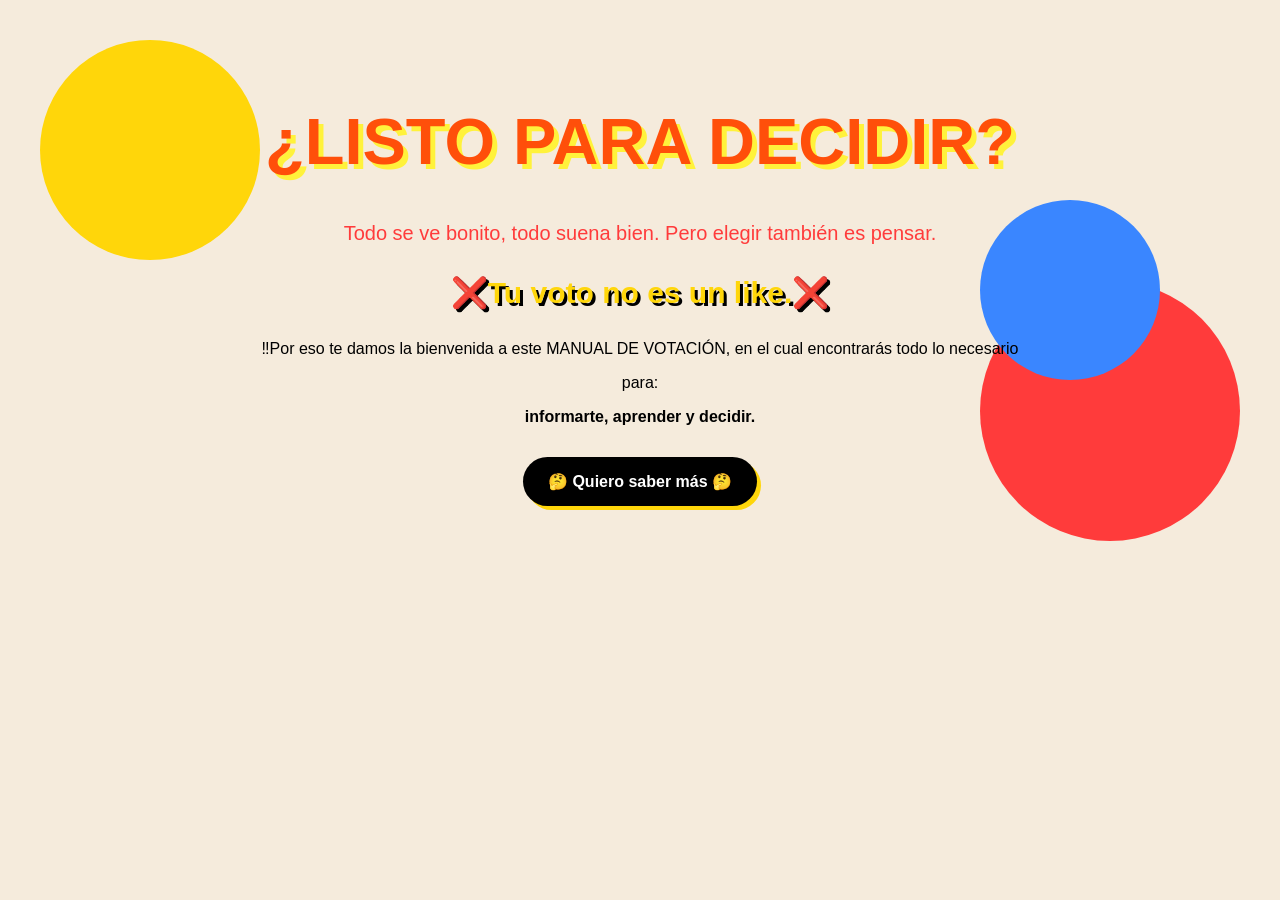
<file: index.html>
<!DOCTYPE html>
<html lang="es">
<head>
    <meta charset="UTF-8">
    <meta name="viewport" content="width=device-width, initial-scale=1.0">
    <title>Decidir Colombia</title>
    <link rel="stylesheet" href="estilos.css">
</head>

<body class="inicio">

    <!-- FORMAS -->
    <div class="forma forma1"></div>
    <div class="forma forma2"></div>
    <div class="forma forma3"></div>

    <div class="contenedor">

        <h1 class="titulo">¿LISTO PARA DECIDIR?</h1>

        <p class="subtitulo">
            Todo se ve bonito, todo suena bien.  
            Pero elegir también es pensar.
        </p>

        <p class="pregunta">
            ❌Tu voto no es un like.❌
        </p>

         <p class="palabra">
            ‼️Por eso te damos la bienvenida a este MANUAL DE VOTACIÓN, en el cual encontrarás todo lo necesario
        </p>
        para:
        <p class="importante">
         informarte, aprender y decidir. </p>

        <div>
            <a href="escena2.html" class="boton">🤔 Quiero saber más 🤔 </a>
        </div>

    </div>

</body>
</html>
</file>
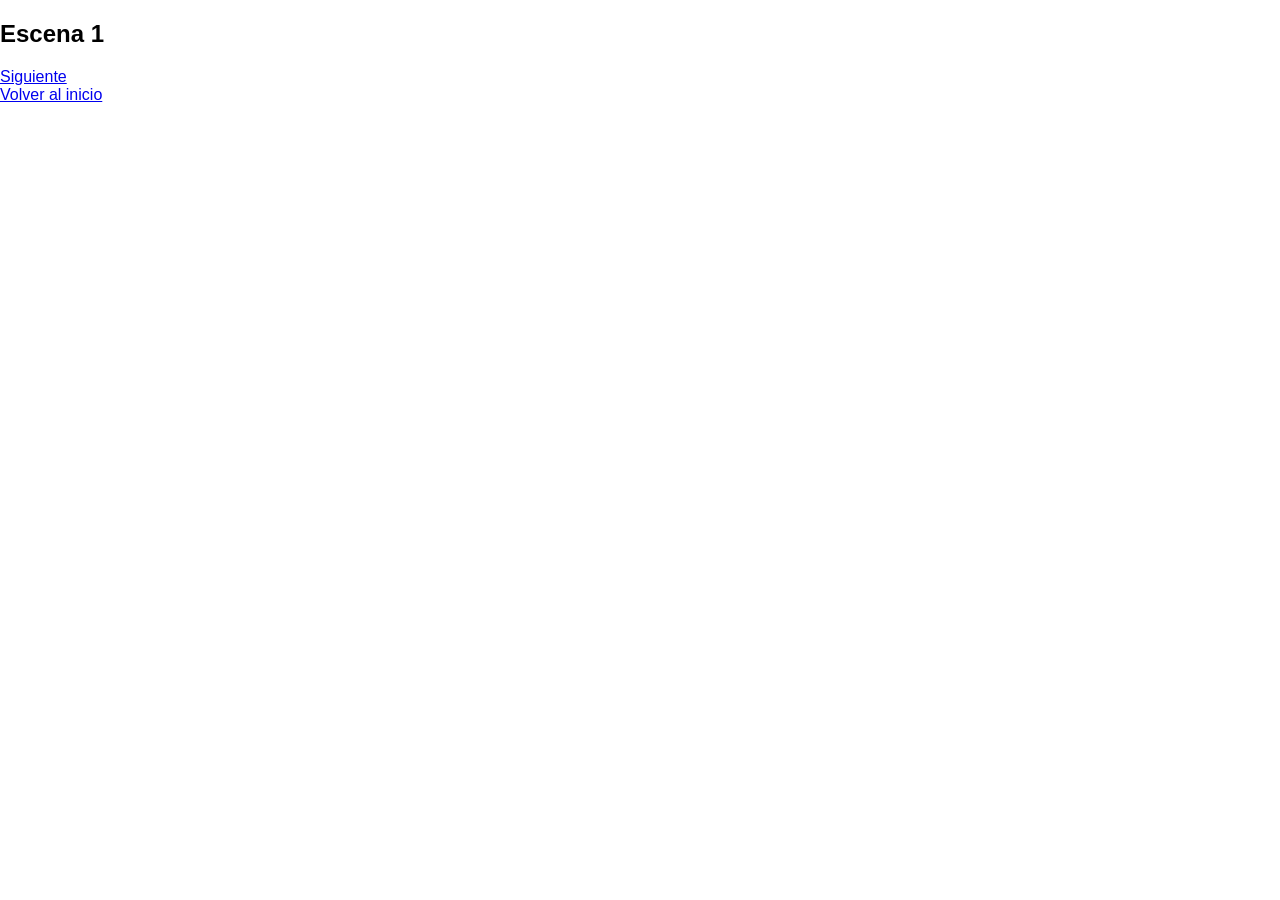
<file: escena1.html>
<!DOCTYPE html>
<html lang="es">
<head>
    <meta charset="UTF-8">
    <title>Escena 1</title>
    <link rel="stylesheet" href="estilos.css">
</head>
<body>

    <h2>Escena 1</h2>

    <a href="escena2.html">Siguiente</a>
    <br>
    <a href="index.html">Volver al inicio</a>

</body>
</html>
</file>
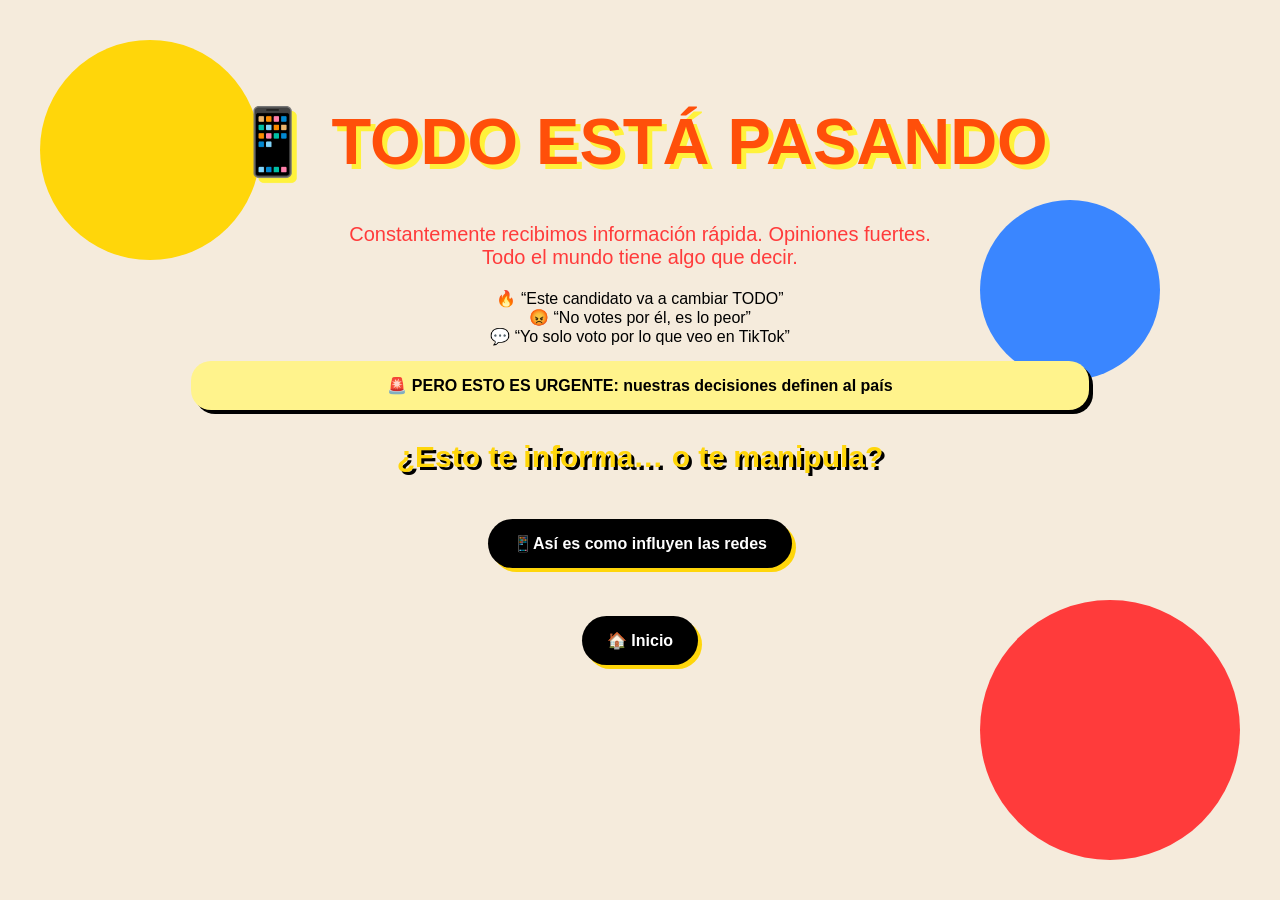
<file: escena2.html>
<!DOCTYPE html>
<html lang="es">
<head>
    <meta charset="UTF-8">
    <title>Redes</title>
    <link rel="stylesheet" href="estilos.css">
</head>

<body class="redes">

    <!-- FORMAS -->
    <div class="forma forma1"></div>
    <div class="forma forma2"></div>
    <div class="forma forma3"></div>

    <div class="contenedor">

        <h1 class="titulo">📱 TODO ESTÁ PASANDO</h1>

        <p class="subtitulo">
            Constantemente recibimos información rápida. Opiniones fuertes. Todo el mundo tiene algo que decir.
        </p>

        <!-- POSTS -->
        <div class="frases">🔥 “Este candidato va a cambiar TODO”</div>
        <div class="frases">😡 “No votes por él, es lo peor”</div>
        <div class="frases">💬 “Yo solo voto por lo que veo en TikTok”</div>
        <div class="post">🚨 PERO ESTO ES URGENTE: nuestras decisiones definen al país</div>

        <p class="pregunta">
            ¿Esto te informa… o te manipula?
        </p>

        <!-- DECISIONES -->
        <div class="botones">
            <a href="escena3.html" class="boton">📱Así es como influyen las redes</a>

        <br><br>

        <a href="index.html" class="boton">🏠 Inicio</a>

    </div>

</body>
</html>
</file>
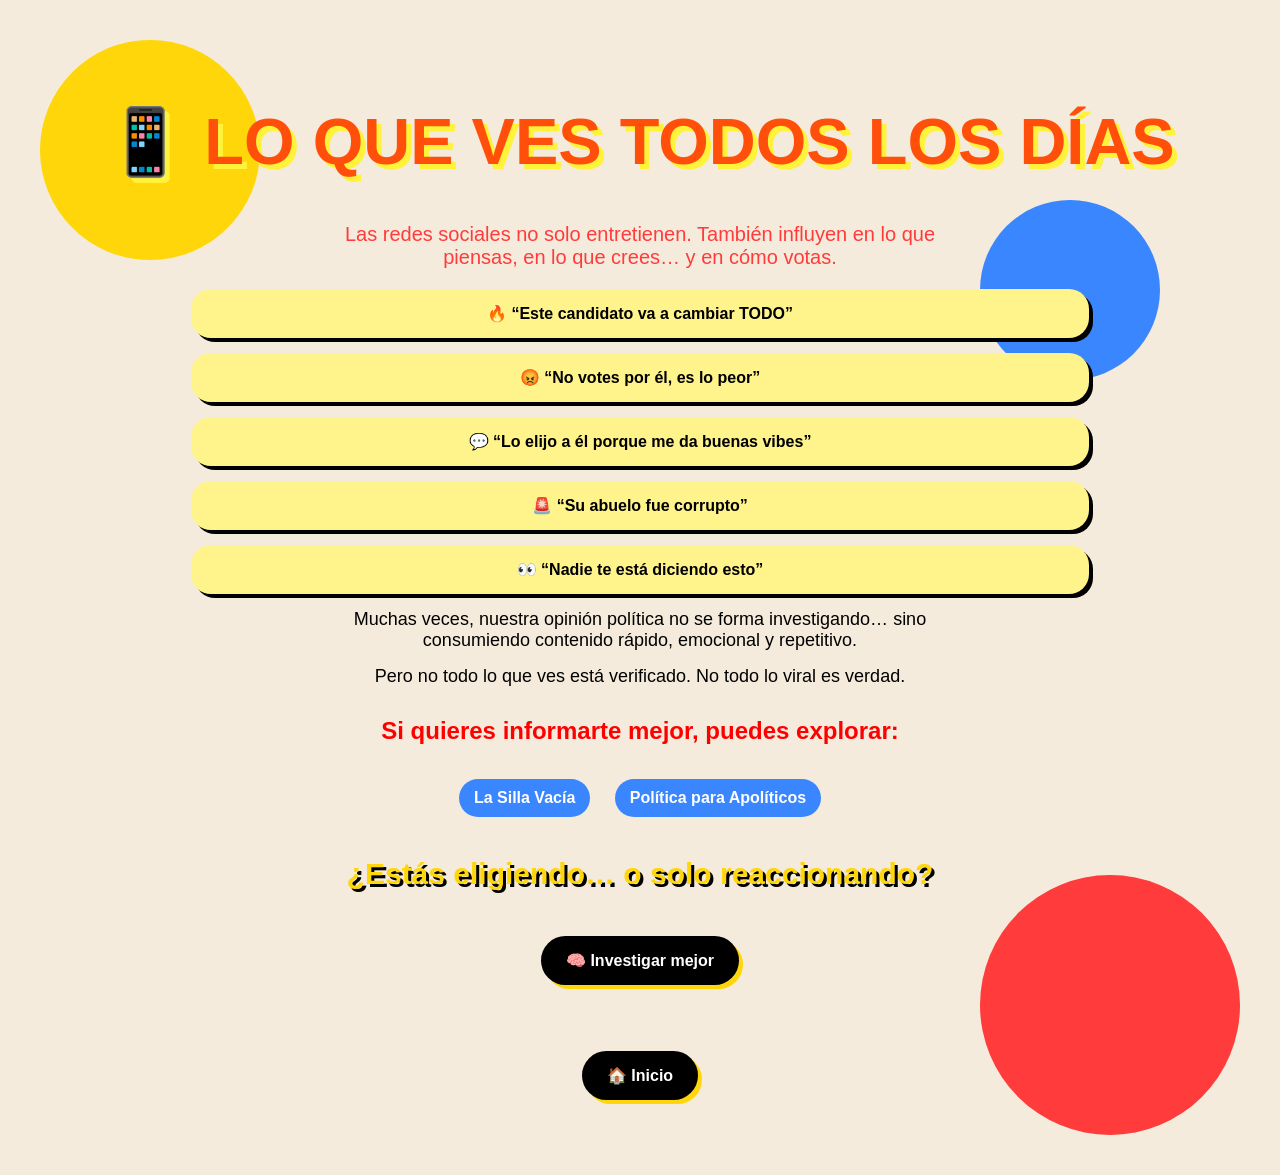
<file: escena3.html>
<!DOCTYPE html>
<html lang="es">
<head>
    <meta charset="UTF-8">
    <title>Redes</title>
    <link rel="stylesheet" href="estilos.css">
</head>

<body class="redes2">

    <!-- FORMAS -->
    <div class="forma forma1"></div>
    <div class="forma forma2"></div>
    <div class="forma forma3"></div>

    <div class="contenedor">

        <h1 class="titulo">📱 LO QUE VES TODOS LOS DÍAS</h1>

        <p class="subtitulo">
            Las redes sociales no solo entretienen. También influyen en lo que piensas, en lo que crees… y en cómo votas.
        </p>

        <!-- FEED -->
        <div class="feed">

            <div class="post p1">🔥 “Este candidato va a cambiar TODO”</div>
            <div class="post p2">😡 “No votes por él, es lo peor”</div>
            <div class="post p3">💬 “Lo elijo a él porque me da buenas vibes”</div>
            <div class="post p4">🚨 “Su abuelo fue corrupto”</div>
            <div class="post p5">👀 “Nadie te está diciendo esto”</div>

        </div>

        <!-- TEXTO REFLEXIVO -->
        <p class="texto">
            Muchas veces, nuestra opinión política no se forma investigando…  
            sino consumiendo contenido rápido, emocional y repetitivo.
        </p>

        <p class="texto">
            Pero no todo lo que ves está verificado.  
            No todo lo viral es verdad.
        </p>

        <!-- RECOMENDACIONES -->
        <p class="recomendacion">
            Si quieres informarte mejor, puedes explorar:
        </p>

        <div class="fuentes">
            <a href="https://lasillavacia.com" target="_blank" class="fuente">La Silla Vacía</a>
            <a href="https://www.tiktok.com/@politica.apoliticos" target="_blank" class="fuente">Política para Apolíticos</a>
        </div>

        <!-- FRASE CLAVE -->
        <p class="pregunta">
            ¿Estás eligiendo… o solo reaccionando?
        </p>

        <!-- DECISIONES -->
        <div>
            <a href="escena4.html" class="boton">🧠 Investigar mejor</a>
        </div>

        <br><br>

        <a href="index.html" class="boton">🏠 Inicio</a>

    </div>

</body>
</html>
</file>
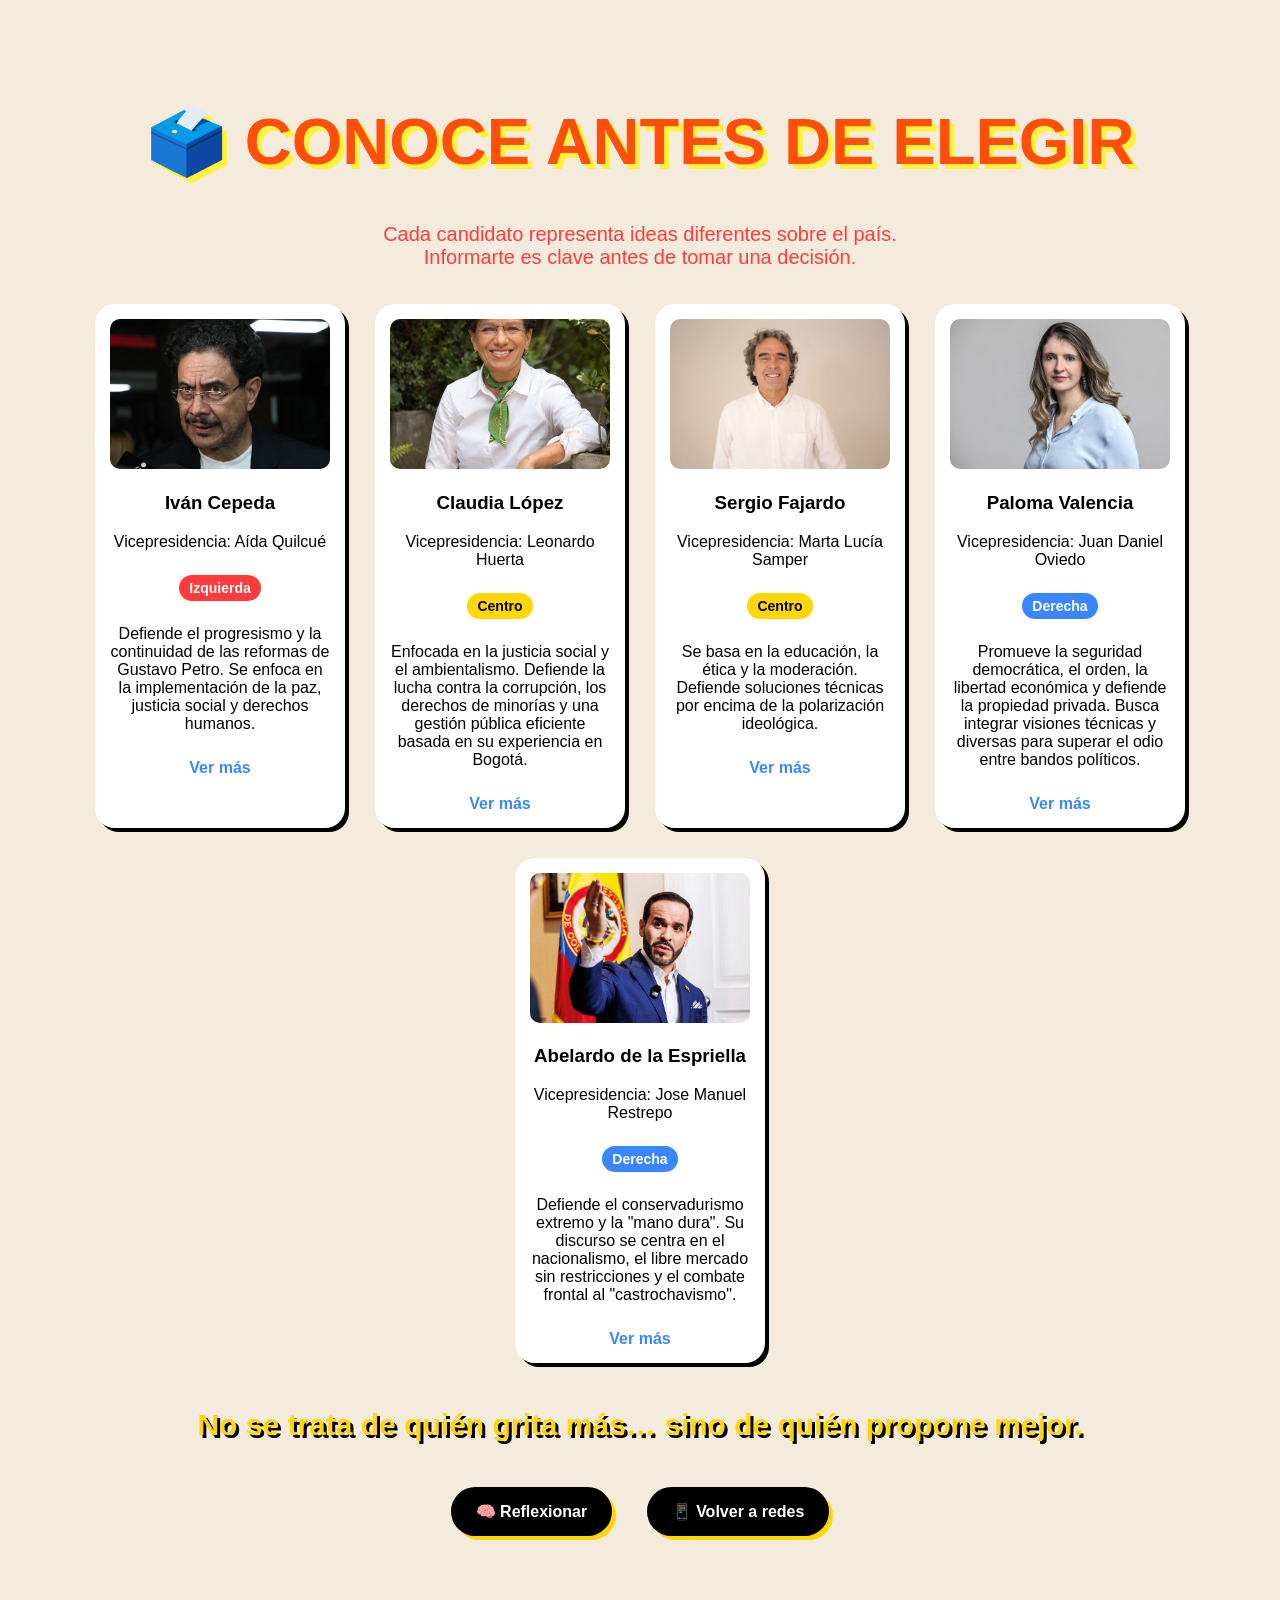
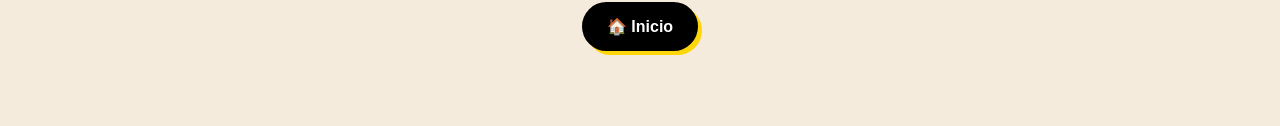
<file: escena4.html>
<!DOCTYPE html>
<html lang="es">
<head>
    <meta charset="UTF-8">
    <title>Candidatos</title>
    <link rel="stylesheet" href="estilos.css">
</head>

<body class="candidatos">

    <div class="contenedor">

        <h1 class="titulo">🗳️ CONOCE ANTES DE ELEGIR</h1>

        <p class="subtitulo">
            Cada candidato representa ideas diferentes sobre el país.  
            Informarte es clave antes de tomar una decisión.
        </p>

        <div class="grid">

            <!-- CEPEDA -->
            <div class="card">
                <img src="img/cepeda.jpg">
                <h3>Iván Cepeda</h3>
                <p>Vicepresidencia: Aída Quilcué</p>
                 <span class="etiqueta izquierda">Izquierda</span>
                <p>Defiende el progresismo y la continuidad de las reformas de Gustavo Petro. Se enfoca en la implementación de la paz, justicia social y derechos humanos.</p>
                <a href="https://ivancepedacastro.com/" target="_blank">Ver más</a>
            </div>

            <!-- CLAUDIA -->
            <div class="card">
                <img src="img/claudialopez.jpg">
                <h3>Claudia López</h3>
                <p>Vicepresidencia: Leonardo Huerta</p>
                 <span class="etiqueta centro">Centro</span>
                <p>Enfocada en la justicia social y el ambientalismo. Defiende la lucha contra la corrupción, los derechos de minorías y una gestión pública eficiente basada en su experiencia en Bogotá.</p>
                <a href="https://claudia-lopez.com/" target="_blank">Ver más</a>
            </div>

            <!-- FAJARDO -->
            <div class="card">
                <img src="img/fajardo.jpg">
                <h3>Sergio Fajardo</h3>
                <p>Vicepresidencia: Marta Lucía Samper</p>
                 <span class="etiqueta centro">Centro</span>
                <p> Se basa en la educación, la ética y la moderación. Defiende soluciones técnicas por encima de la polarización ideológica.</p>
                <a href="https://www.sergiofajardo.co" target="_blank">Ver más</a>
            </div>

            <!-- VALENCIA -->
            <div class="card">
                <img src="img/paloma.jpg">
                <h3>Paloma Valencia</h3>
                <p>Vicepresidencia: Juan Daniel Oviedo</p>
                 <span class="etiqueta derecha">Derecha</span>
                <p> Promueve la seguridad democrática, el orden, la libertad económica y defiende la propiedad privada. Busca integrar visiones técnicas y diversas para superar el odio entre bandos políticos.</p>
                <a href="https://www.palomavalencia.com" target="_blank">Ver más</a>
            </div>

            <!-- ESPRIELLA -->
            <div class="card">
                <img src="img/abelardo.jpg">
                <h3>Abelardo de la Espriella</h3>
                <p>Vicepresidencia: Jose Manuel Restrepo</p>
                 <span class="etiqueta derecha">Derecha</span>
                <p> Defiende el conservadurismo extremo y la "mano dura". Su discurso se centra en el nacionalismo, el libre mercado sin restricciones y el combate frontal al "castrochavismo".</p>
                <a href="https://defensoresdelapatria.com/" target="_blank">Ver más</a>
            </div>

        </div>

        <p class="pregunta">
            No se trata de quién grita más… sino de quién propone mejor.
        </p>

        <div>
            <a href="escena5.html" class="boton">🧠 Reflexionar</a>
            <a href="escena3.html" class="boton">📱 Volver a redes</a>
        </div>

        <br><br>
        <a href="index.html" class="boton">🏠 Inicio</a>

    </div>

</body>
</html>
</file>
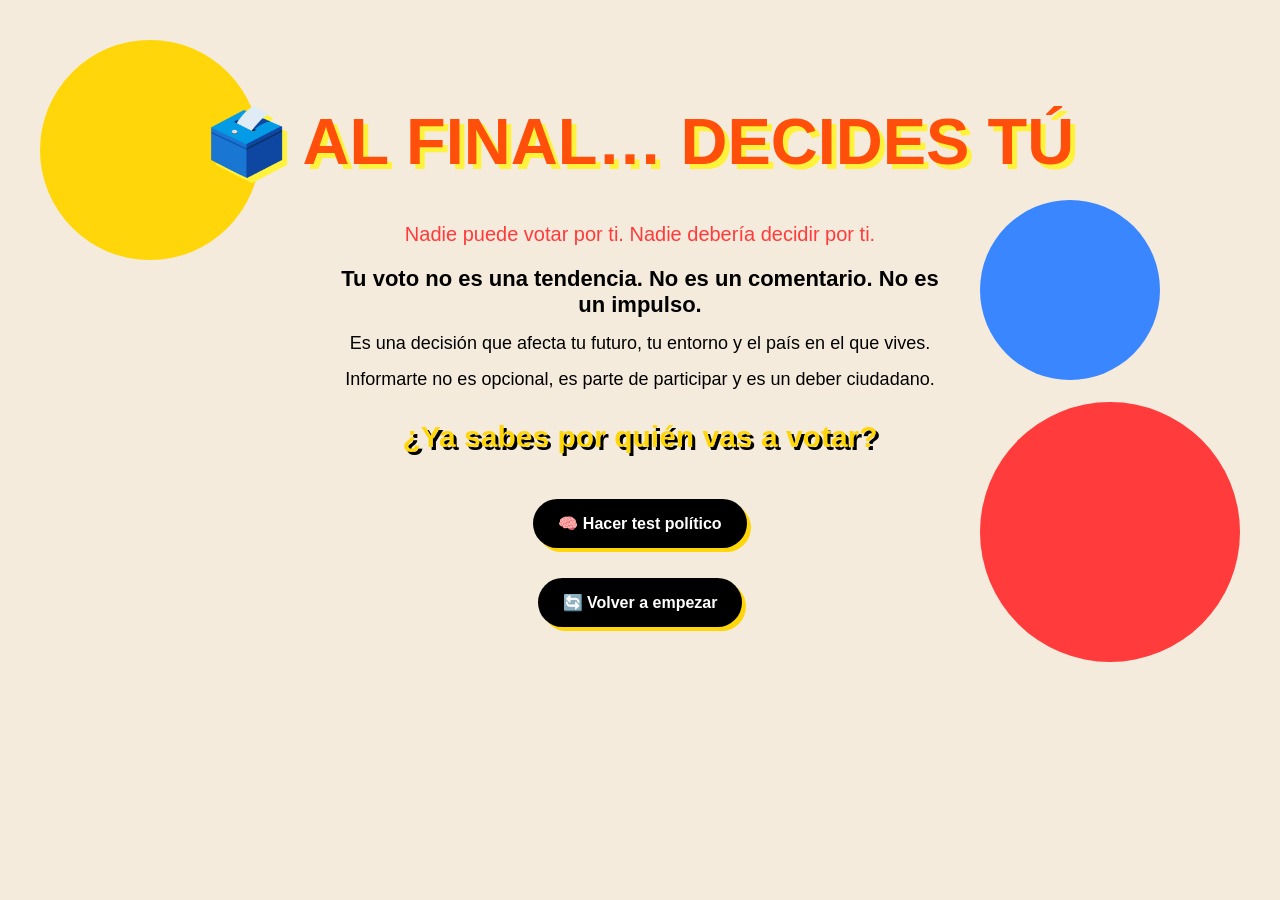
<file: escena5.html>
<!DOCTYPE html>
<html lang="es">
<head>
    <meta charset="UTF-8">
    <title>Decisión</title>
    <link rel="stylesheet" href="estilos.css">
</head>

<body class="final">

    <!-- FORMAS -->
    <div class="forma forma1"></div>
    <div class="forma forma2"></div>
    <div class="forma forma3"></div>

    <div class="contenedor">

        <h1 class="titulo">🗳️ AL FINAL… DECIDES TÚ</h1>

        <p class="subtitulo">
            Nadie puede votar por ti.  
            Nadie debería decidir por ti.
        </p>

        <p class="texto fuerte">
            Tu voto no es una tendencia.  
            No es un comentario.  
            No es un impulso.
        </p>

        <p class="texto">
            Es una decisión que afecta tu futuro, tu entorno y el país en el que vives.
        </p>

        <p class="texto">
            Informarte no es opcional, es parte de participar y es un deber ciudadano.
        </p>

        <p class="pregunta">
            ¿Ya sabes por quién vas a votar?
        </p>

        <!-- BOTONES -->
        <div class="botones">
            <a href="https://colombia.vota.com/political-quiz" target="_blank" class="boton">
                🧠 Hacer test político
            </a>
        </div>

        <div class="botones">
            <a href="index.html" class="boton">🔄 Volver a empezar</a>
        </div>

    </div>

</body>
</html>
</file>
<file: estilos.css>
/* RESET */
body {
    margin: 0;
    font-family: Arial, sans-serif;
}

/* FONDO BASE */
.inicio {
    background-color: #F5EBDC; /* beige retro */
    color: black;
    text-align: center;
    overflow: hidden;
    position: relative;
}
.importante {
    font-weight: bold;
}

/* FORMAS DECORATIVAS */
.forma {
    position: absolute;
    border-radius: 50%;
    z-index: -1;
}

/* Amarillo */
.forma1 {
    width: 220px;
    height: 220px;
    background: #FFD60A;
    top: 40px;
    left: 40px;
}

/* Rojo */
.forma2 {
    width: 260px;
    height: 260px;
    background: #FF3B3B;
    bottom: 40px;
    right: 40px;
}

/* Azul */
.forma3 {
    width: 180px;
    height: 180px;
    background: #3A86FF;
    top: 200px;
    right: 120px;
}

/* CONTENEDOR */
.contenedor {
    padding: 60px 20px;
}

/* TÍTULO */
.redes {
    background-color: #F5EBDC;
}
.titulo {
    font-size: 65px;
    color: #ff4f0a;
    text-shadow: 5px 5px 0 #fff23b;
    text-align: center;
}

/* TEXTO */
.subtitulo {
    font-size: 20px;
    max-width: 600px;
    margin: 20px auto;
    text-align: center;
    color: #FF3B3B;
}
.frases {
    text-align: center;
}

/* FRASE */
.pregunta {
    font-size: 30px;
    margin-top: 30px;
    color: #FFD60A;
    text-shadow: 3px 3px 0 #000;
    font-weight: bold;
    text-align: center;
}

/* BOTONES */
.botones {
    text-align: center;
}
.boton {
    display: inline-block;
    margin: 15px;
    padding: 15px 25px;
    background: black;
    color: white;
    text-decoration: none;
    border-radius: 30px;
    font-weight: bold;
    box-shadow: 4px 4px 0 #FFD60A;
    transition: 0.2s;
    text-align: center;
}

.boton:hover {
    transform: translateY(-5px);
    background: #FFD60A;
    color: black;
    position: center;
}

/* ESCENA REDES */
.redes2 {
    background-color: #F5EBDC;
    color: black;
    text-align: center;
    position: relative;
}

/* POSTS tipo redes */
.post {
    background: rgb(255, 243, 140);
    margin: 15px auto;
    padding: 15px;
    width: 70%;
    border-radius: 20px;
    box-shadow: 4px 4px 0 black;
    font-weight: bold;
    text-align: center;
}

/* Hover tipo interacción */
.post:hover {
    transform: scale(1.05);
    background: #FFD60A;
}

/* TEXTOS EXTRA */
.texto {
    max-width: 600px;
    margin: 15px auto;
    font-size: 20px;
}

/* RECOMENDACIÓN */
.recomendacion {
    margin-top: 30px;
    font-size: 24px;
    font-weight: bold;
    color:red;
}

/* FUENTES */
.fuentes {
    margin-top: 10px;
}

.fuente {
    display: inline-block;
    margin: 10px;
    padding: 10px 15px;
    background: #3A86FF;
    color: white;
    text-decoration: none;
    border-radius: 20px;
    font-weight: bold;
}

.fuente:hover {
    background: #FFD60A;
    color: black;
}


/* ESCENA CANDIDATOS */
.candidatos {
    background-color: #F5EBDC;
    text-align: center;
}

/* GRID */
.grid {
    display: flex;
    flex-wrap: wrap;
    justify-content: center;
}

/* TARJETAS */
.card {
    background: white;
    width: 220px;
    margin: 15px;
    padding: 15px;
    border-radius: 20px;
    box-shadow: 4px 4px 0 black;
}

/* IMÁGENES */
.card img {
    width: 100%;
    border-radius: 10px;
}

/* LINKS */
.card a {
    display: inline-block;
    margin-top: 10px;
    color: #3A86FF;
    text-decoration: none;
    font-weight: bold;
}

.card a:hover {
    color: #FF3B3B;
}

.card img {
    width: 100%;
    height: 150px;       /* altura fija */
    object-fit: cover;   /* recorta sin deformar */
    border-radius: 10px;
}

.etiqueta {
    display: inline-block;
    margin: 8px 0;
    padding: 5px 10px;
    border-radius: 15px;
    font-size: 14px;
    font-weight: bold;
}

/* COLORES POR IDEOLOGÍA */
.izquierda {
    background: #FF3B3B;
    color: white;
}

.centro {
    background: #FFD60A;
    color: black;
}

.derecha {
    background: #3A86FF;
    color: white;
}

/* ESCENA FINAL */
.final {
    background-color: #F5EBDC;
    text-align: center;
    position: relative;
}

/* TEXTO NORMAL */
.texto {
    max-width: 600px;
    margin: 15px auto;
    font-size: 18px;
}

/* TEXTO FUERTE */
.fuerte {
    font-size: 22px;
    font-weight: bold;
}
</file>
